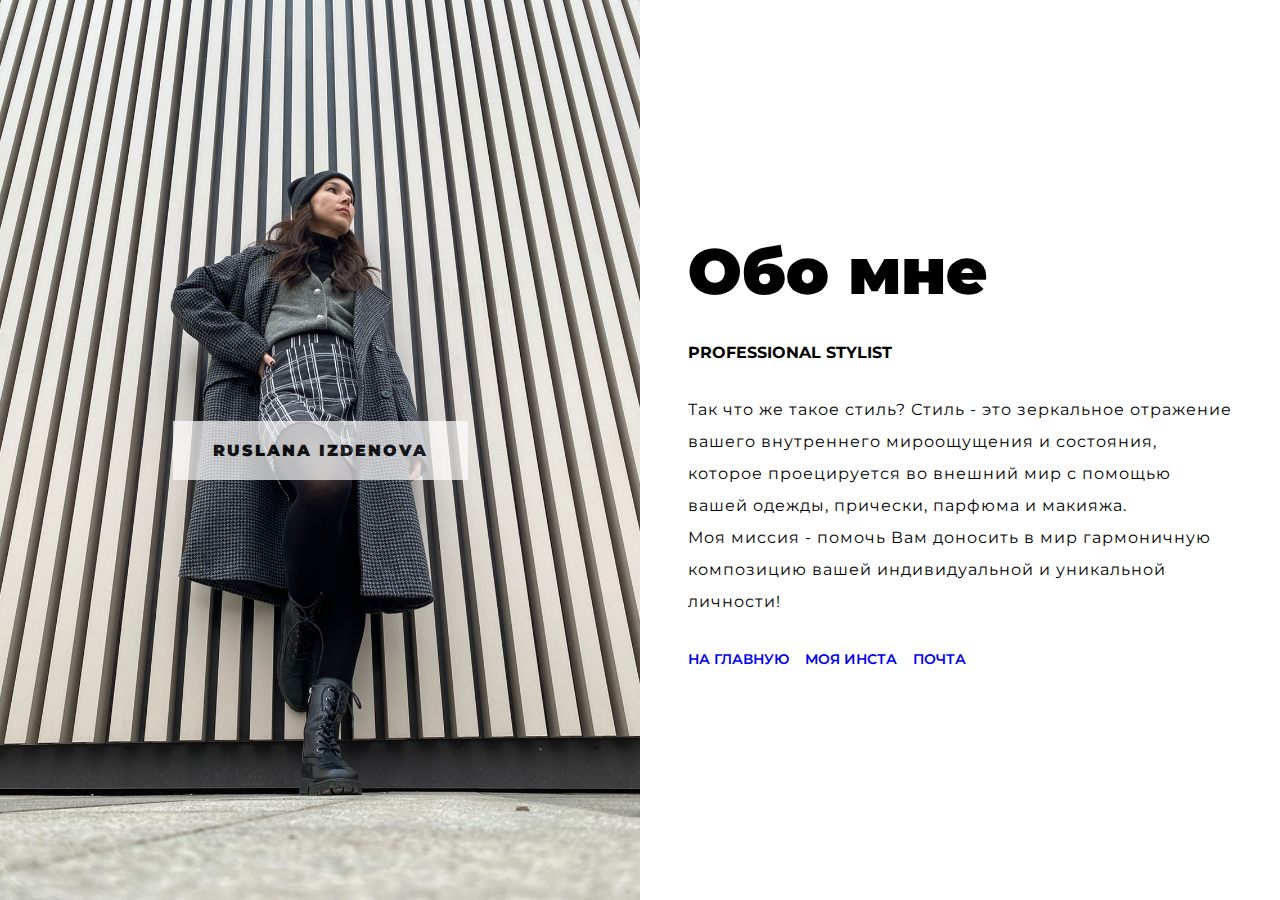
<file: aboutme.html>
<!DOCTYPE html>
<html lang="en">
<head>
    <meta charset="UTF-8">
    <meta http-equiv="X-UA-Compatible" content="IE=edge">
    <meta name="viewport" content="width=device-width, initial-scale=1.0">
    <title>Ruslana Izdenova | Обо Мне </title>
    <meta name="description" content="Руслана Изденова - Стилист, подбор и формирование гардероба, консультации по модным трендам, шопинг сопровождение">
    <meta name="robots" content="index,follow" />
    <meta name="keywords" content="мода, shopping, стилист, стиль, модный, алматы, стильный, современный" />

    <!-- Custom Styles -->
    <link rel="stylesheet" href="aboutme.css">
</head>
<body>

    <div class="main-section">
        <div class="photo">
            <h2>Ruslana Izdenova</h2>
        </div>
        <div class="text-section">
            <h1>Обо мне</h1>

            <h3>professional Stylist</h3>
            <p>
                Так что же такое стиль? Стиль - это зеркальное отражение вашего внутреннего мироощущения и состояния,  которое проецируется во внешний мир с помощью вашей одежды, прически, парфюма и макияжа. <br>
                Моя миссия - помочь Вам доносить в мир гармоничную композицию вашей индивидуальной и уникальной личности!
            </p>
            <div class="home-menu">
                <a href="index.html"> На Главную</a>
                <a href="https://www.instagram.com/ruslana_rysbayeva/"> Моя инста</a>
                <a href="mailto:ruslana.izdenova@gmail.com"> Почта</a>
            </div>
        </div>
    </div>
    
</body>
</html>
</file>
<file: aboutme.css>
/** Montserrat Font */

@import url('https://fonts.googleapis.com/css2?family=Montserrat:wght@100;200;300;400;500;600;700;800;900&display=swap');

/** Rubik Font */

@import url('https://fonts.googleapis.com/css2?family=Rubik+Mono+One&display=swap');


* {
    padding: 0;
    margin: 0;
    box-sizing: border-box;
}

body {
    font-size: 14px;
    font-family: 'Montserrat', sans-serif;
}

.main-section {
    flex-direction: row;
    display: flex;
    align-items: center;
    justify-content: center;
    width: 100%;
    height: 100vh;
}

.photo {
    background-image: url(rusiko.jpeg);
    background-repeat: no-repeat;
    background-size: cover;
    background-position: center;
    width: 50%;
    height: 100%;
    display: flex;
    align-items: center;
    justify-content: center;
}

.photo h2 {
    padding: 20px 40px;
    background-color: #fff;
    opacity: .7;
    font-size: 1rem;
    text-transform: uppercase;
    font-weight: 900;
    letter-spacing: 2px;
}

.text-section {
    display: flex;
    flex-direction: column;
    width: 50%;
    padding: 3rem;
}

.text-section h1 {
    font-size: 4rem;
    font-weight: 900;
    margin-bottom: 2rem;
}

.text-section h3 {
    margin-bottom: 2rem;
    text-transform: uppercase;
}

.text-section p {
    font-size: 1rem;
    letter-spacing: 1px;
    line-height: 2rem;
    margin-bottom: 2rem;
}

.home-menu {
    display: flex;
    width: 100%;
}

.home-menu a {
    font-size: 0.875rem;
    text-transform: uppercase;
    margin-right: 1rem;
    font-weight: 600;
    text-decoration: none;
}

@media (max-width: 798px) {
    .main-section {
        flex-direction: column;
    }

    .photo {
        width: 100%;
    }
    .text-section {
        width: 100%;
        align-items: center;
        justify-content: center;
    }

    .text-section h1 {
        font-size: 2rem;
    }

    .text-section h3 {
        font-size: 1rem;
    }

    .home-menu a {
        font-size: 12px;}
    
}
</file>
